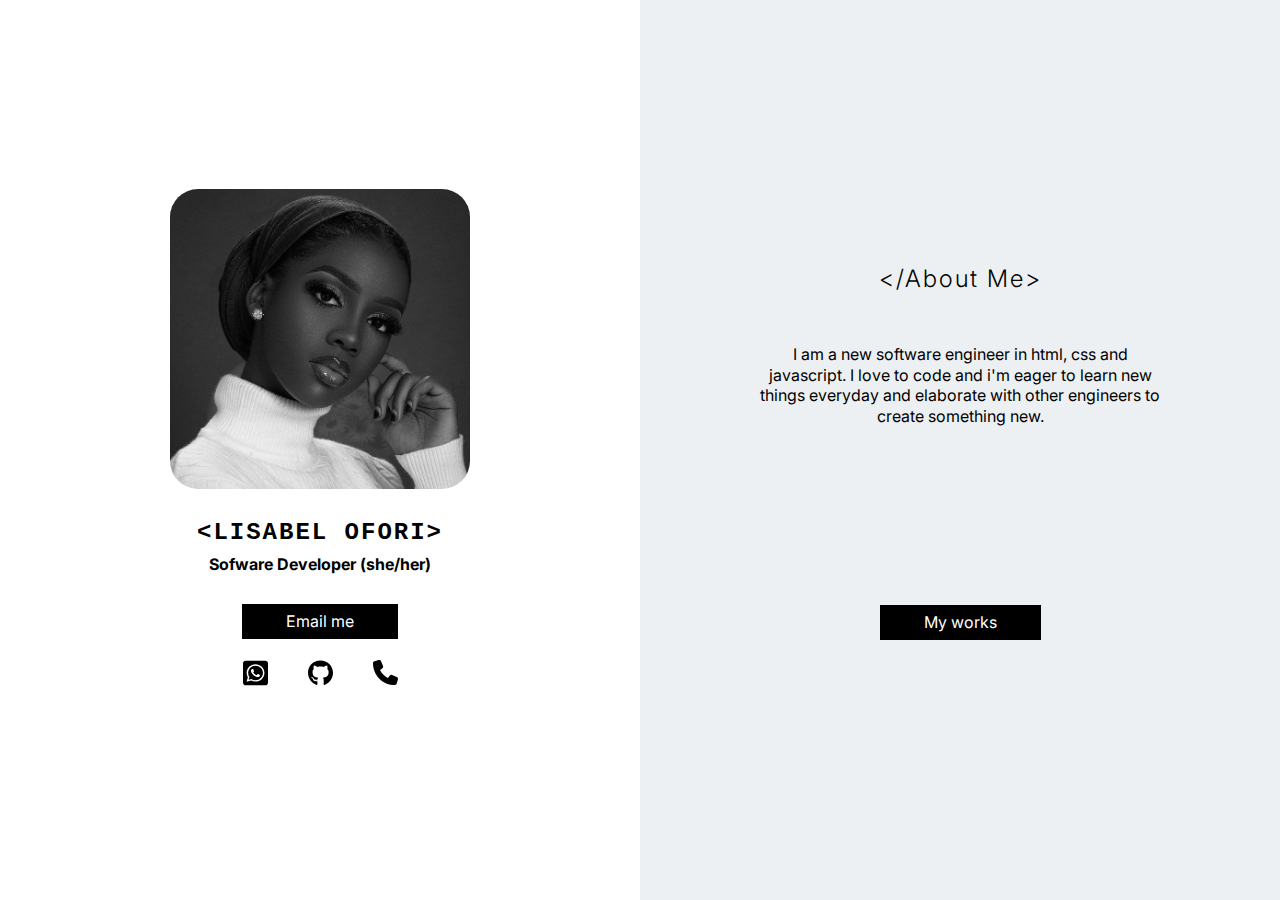
<file: index.html>
<!DOCTYPE html>
<html lang="en">
  <head>
    <meta charset="UTF-8" />
    <meta http-equiv="X-UA-Compatible" content="IE=edge" />
    <meta name="viewport" content="width=device-width, initial-scale=1.0" />
    <title>Lisabel-Portfolio</title>
    <link rel="stylesheet" href="css/style.css" />
  </head>
  <body>
    <main>
      <div class="left">
        <div class="wrapper">
          <div class="image-container">
            <img
              src="image/IMG_20221210_114924_587.jpg"
              alt="My favorite avatar"
            />
          </div>
          <div>
            <h2><span><</span>Lisabel Ofori<span>></span></h2>
            <div class="profession">
              <h4>Sofware Developer <span>(she/her)</span></h4>
            </div>
          </div>
          <div class="email-link">
            <a href="mail.html">Email me</a>
          </div>
        </div>
        <div class="socials">
            <ul>
                <li>
                    <a target="_blank" href="https://wa.me/233596823663">
                        <img src="image/square-whatsapp.svg" alt="" />
                    </a>
                </li>
                <li>
                    <a target="_blank" href="https://github.com/lisabelo">
                        <img src="image/github.svg" alt="" />
                    </a>
                </li>
                <li>
                    <a target="_blank" href="tel: 233596823663">
                        <img src="image/phone-solid.svg" alt="" />
                    </a>
                </li>
            </ul>
        </div>
      </div>
      <div class="right">
        <div class="wrapper">
          <div class="about-me">
            <h2><span><</span>/About me<span>></span></h2>
            <p>
              I am a new software engineer in html, css and javascript. I love to code and i'm eager to learn new things everyday and elaborate with other engineers to create something new.
           
            </p>
          </div>
          <div class="portfolio-link">
            <a href="portfolio.html">My works</a>
          </div>
        </div>
      </div>
    </main>
  </body>
</html>
</file>
<file: mail.html>
<!DOCTYPE html>
<html lang="en">
<head>
    <meta charset="UTF-8">
    <meta http-equiv="X-UA-Compatible" content="IE=edge">
    <meta name="viewport" content="width=device-width, initial-scale=1.0">
    <title>Bel-Portfolio</title>
</head>
<body>
    <form >
        <textarea name="" id="" cols="30" rows="10"></textarea>
        <input type="email">
        <button>send</button>
    </form>
    
</body>
</html>
</file>
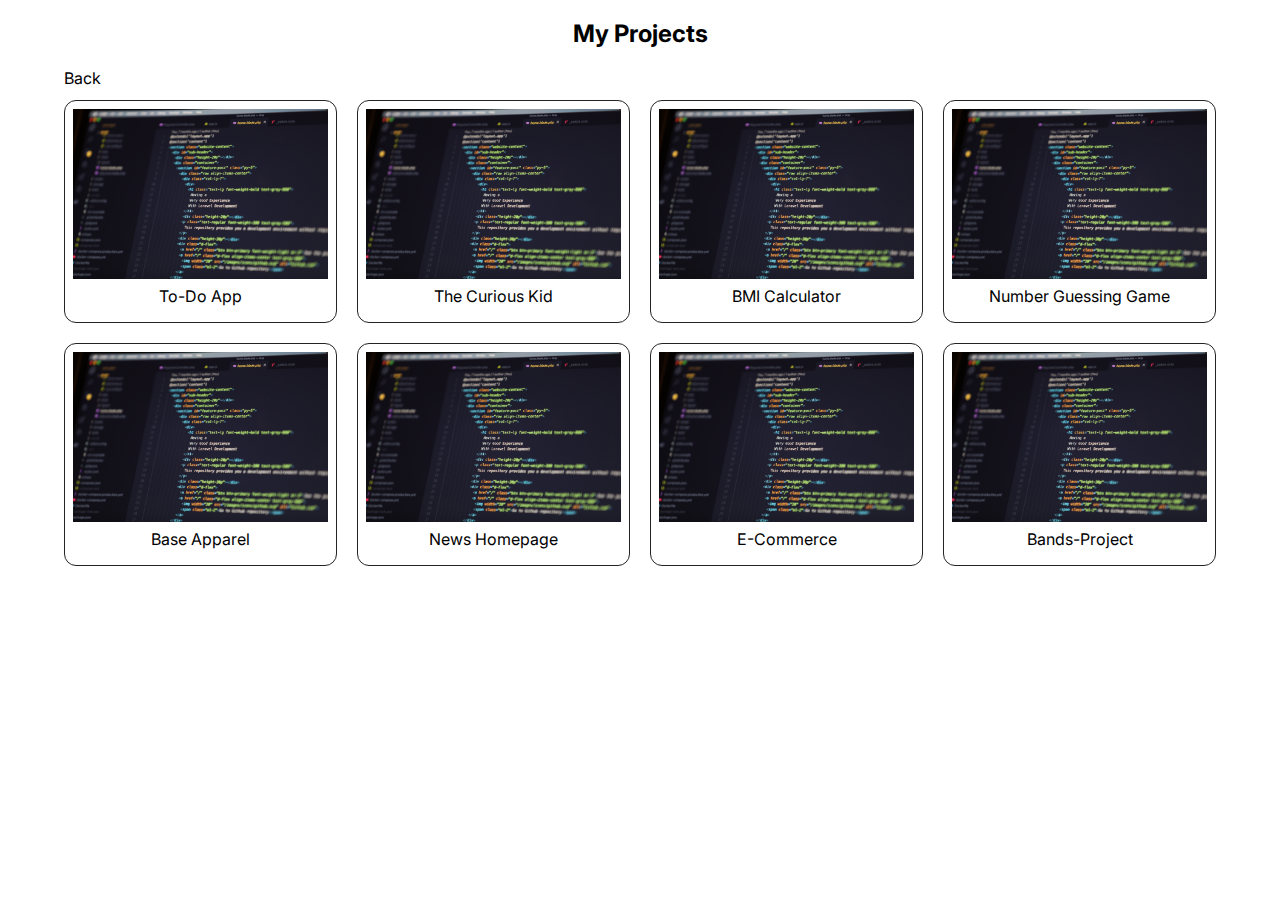
<file: portfolio.html>
<!DOCTYPE html>
<html lang="en">
<head>
    <meta charset="UTF-8">
    <meta http-equiv="X-UA-Compatible" content="IE=edge">
    <meta name="viewport" content="width=device-width, initial-scale=1.0">
    <title>Bel-Portfolio</title>
    <link rel="stylesheet" href="css/porfolio.css">
</head>
<body>
    <header>
        <h2>My Projects</h2>
    </header>
    
    <main>
        <a class="go-back" href="index.html">Back</a>
        <div class="wrapper">
            <div class="project-container">
                <a target="_blank" href="https://lisabelo.github.io/Todo-App/">
                    <img src="image/code.jpg" alt="">
                    <span>To-Do App</span>
                </a>
            </div>
            <div class="project-container">
                <a href="#">
                    <img src="image/code.jpg" alt="">
                    <span>The curious kid</span>
                </a>
            </div>
            <div class="project-container">
                <a href="https://lisabelo.github.io/bmi/" target="_blank">
                    <img src="image/code.jpg" alt="">
                    <span>BMI calculator</span>
                </a>
            </div>
            <div class="project-container">
                <a target="_blank" href="https://lisabelo.github.io/number-guessing-game/">
                    <img src="image/code.jpg" alt="">
                    <span>Number guessing game</span>
                </a>
            </div>
            <div class="project-container">
                <a target="_blank" href="https://lisabelo.github.io/base-apparel/">
                    <img src="image/code.jpg" alt="">
                    <span>Base Apparel</span>
                </a>
            </div>
            <div class="project-container">
                <a target="_blank" href="https://lisabelo.github.io/news-homepage/">
                    <img src="image/code.jpg" alt="">
                    <span>News Homepage</span>
                </a>
            </div>
            <div class="project-container">
                <a target="_blank" href="https://lisabelo.github.io/E-Commerce/">
                    <img src="image/code.jpg" alt="">
                    <span>E-Commerce</span>
                </a>
            </div>
            <div class="project-container">
                <a target="_blank" href="https://lisabelo.github.io/bands-project/">
                    <img src="image/code.jpg" alt="">
                    <span>bands-project</span>
                </a>
            </div>
        </div>
    </main>
</body>
</html>
</file>
<file: css/style.css>
@import url('https://fonts.googleapis.com/css2?family=Inter:wght@400;700&display=swap');

* {
    box-sizing: border-box;
    margin: 0;
    padding: 0;
}

body {
    font-family: 'Inter',  sans-serif;
    line-height: 1.2;
}


img {
    width: 100%;
    height: auto;
}

main {
    display: flex;
}



.wrapper {
    height: 450px;
}

.wrapper a {
    padding: 8px 44px;
}

.left {
    height: 100vh;
    display: flex;
    flex-direction: column;
    justify-content: center;
    align-items: center;
    flex: 1;
    text-align: center;
}

.left .wrapper {
    display: grid;
    grid-template-rows: 300px auto max-content; 
    width: 350px;
    justify-content: center;
}

.left .wrapper h2 {
    margin-top: 30px;
    margin-bottom: 8px;
    letter-spacing: 2px;
    text-transform: uppercase;
    font-family: 'Courier New', Courier, monospace;
}

.left .wrapper a {
    text-decoration: none;
    color: #fff;
    background-color: #000;
    width: max-content;
    display: inline-block;
    margin-bottom: 70px;
}

.left .wrapper a:hover {
    text-decoration: underline;
}

.email-link,
.portfolio-link {
    height: 35px;
}

.left .socials ul {
    display: flex;
    list-style-type: none;
    justify-content: center;
    align-items: center;
}

.socials li {
    width: 25px;
    margin: 20px;
    transition: all 0.3s ease-in-out;
}

.socials li:hover {
    transform: scale(1.4);
}

.image-container img {
    width: 100%;
    height: 300px;
    object-fit: cover;
    border-radius: 28px;
}

.right {
    height: 100vh;
    background-color: #edf0f2;
    display: flex;
    justify-content: center;
    flex-direction: column;
    align-items: center;
    flex: 1;
}

.right .wrapper {
    display: grid;
    grid-template-rows: 380px max-content;
    max-width: 400px;
    text-align: center;
}

.right h2 {
    font-weight: 300;
    text-transform: capitalize;
    letter-spacing: 2px;
    margin-bottom: 50px;
    margin-top: 40px;
}

.right p {
    line-height: 1.3;
}

.right a {
    text-decoration: none;
    background-color: #000;
    color: #fff;
    display: inline-block;
}

.right a:hover {
    text-decoration: underline;
}



@media (max-width: 767px) {
    main {
        flex-direction: column;
    }

    .socials img {
        width: 24px;
        height: 40px;
        margin-right: 0;
        margin: 0 8px;
        margin-top: 18px;
        display: inline-block;
    }

    .left .wrapper {
        margin-top: 24px;
    }

    .left .socials li {
        margin: 0 20px;
    }



    .right {
        margin: 0 8px;
        border-radius: 12px 12px 0 0;
    }

    .right h2 {
        margin-bottom: 30px;
    }

    .right .wrapper {
        grid-template-rows: 350px max-content;
    }
}
</file>
<file: css/porfolio.css>
@import url('https://fonts.googleapis.com/css2?family=Inter:wght@400;700&display=swap');

* {
    box-sizing: border-box;
    margin: 0;
    padding: 0;
}

body {
    font-family: 'Inter',  sans-serif;
    line-height: 1.2;
}

a {
    display: block;
    text-decoration: none;
    color: inherit;
}

img {
    display: block;
    width: 100%;
    height: auto;
}


header h2 {
    text-align: center;
    text-transform: capitalize;
    padding: 20px 0;
}

main {
    width: 90%;
    margin: 0 auto;
    max-width: 1200px;
}

main .go-back {
    display: inline-block;
    margin-bottom: 12px;
}

main .go-back:hover {
    text-decoration: underline;
}

.wrapper {
    display: grid;
    grid-template-columns: repeat(auto-fit, minmax(250px, 1fr));
    gap: 20px;
    margin-bottom: 12px;
}

.project-container {
     text-align: center;
}

.project-container a {
    border: 1px solid #242424;
    border-radius: 12px;
    padding: 8px;
    transition: all 0.5s ease-in-out;
}

.project-container a:hover {
    transform: scale(1.05);
    box-shadow: rgba(50, 50, 93, 0.1) 0px 13px 27px -5px, rgba(0, 0, 0, 0.3) 0px 8px 16px -8px;
}

.project-container a span {
    display: block;
    text-transform: capitalize;
    padding: 8px 0;
}
</file>
